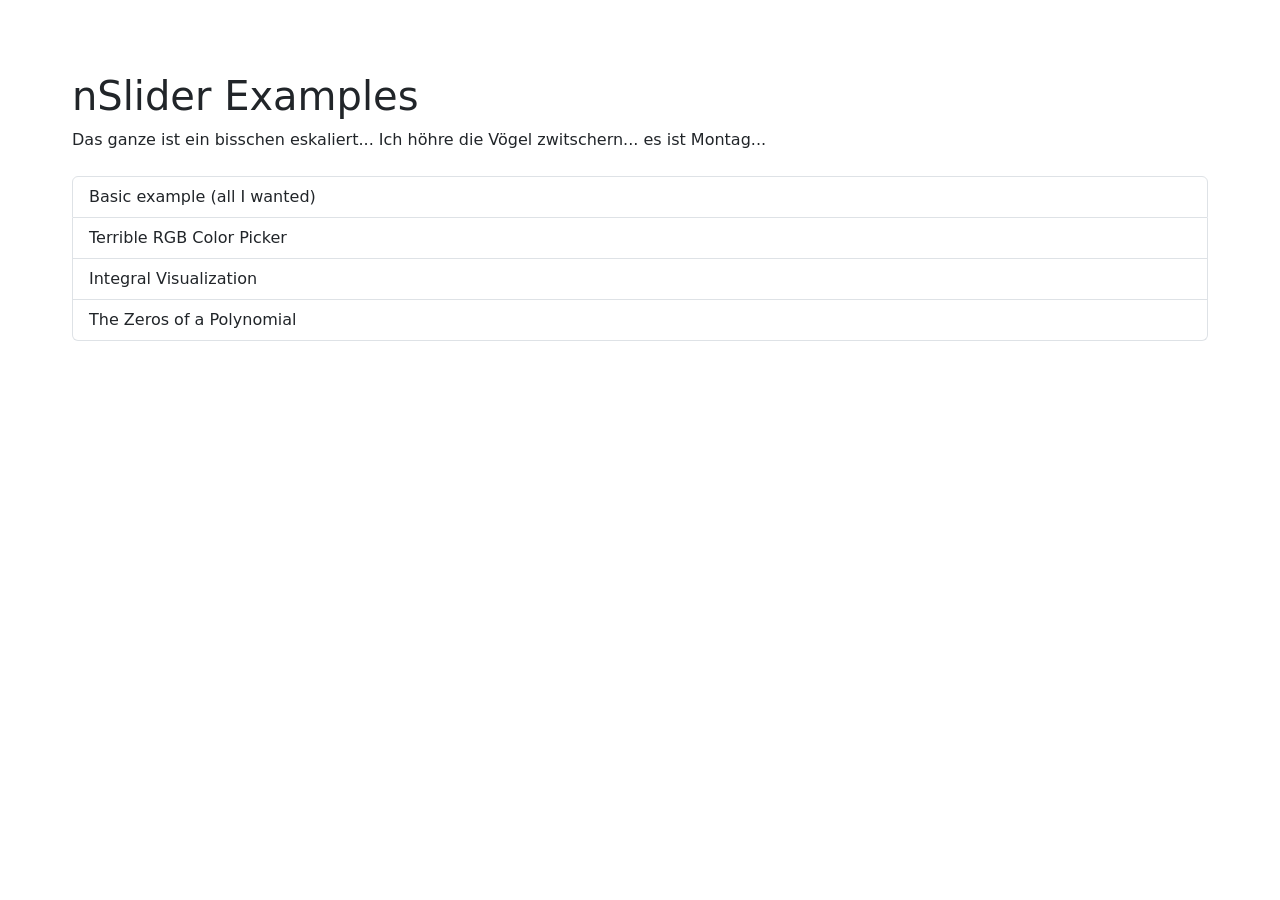
<file: index.html>
<!DOCTYPE html>
<html>
<head>
    <link href="https://cdn.jsdelivr.net/npm/bootstrap@5.3.2/dist/css/bootstrap.min.css" rel="stylesheet">
</head>
<body class="p-5">
<div class="m-4">
    <h1>nSlider Examples</h1>
    <p>
        Das ganze ist ein bisschen eskaliert... Ich höhre die Vögel zwitschern... es ist Montag...
    </p>
</div>
<div class="list-group m-4">
    <a href="examples/2Slider.html" class="list-group-item list-group-item-action">Basic example (all I wanted)</a>
    <a href="examples/rgb.html" class="list-group-item list-group-item-action">Terrible RGB Color Picker</a>
    <a href="examples/integral.html" class="list-group-item list-group-item-action">Integral Visualization</a>
    <a href="examples/nZeros.html" class="list-group-item list-group-item-action">The Zeros of a Polynomial</a>
</div>
</body>
</html>
</file>
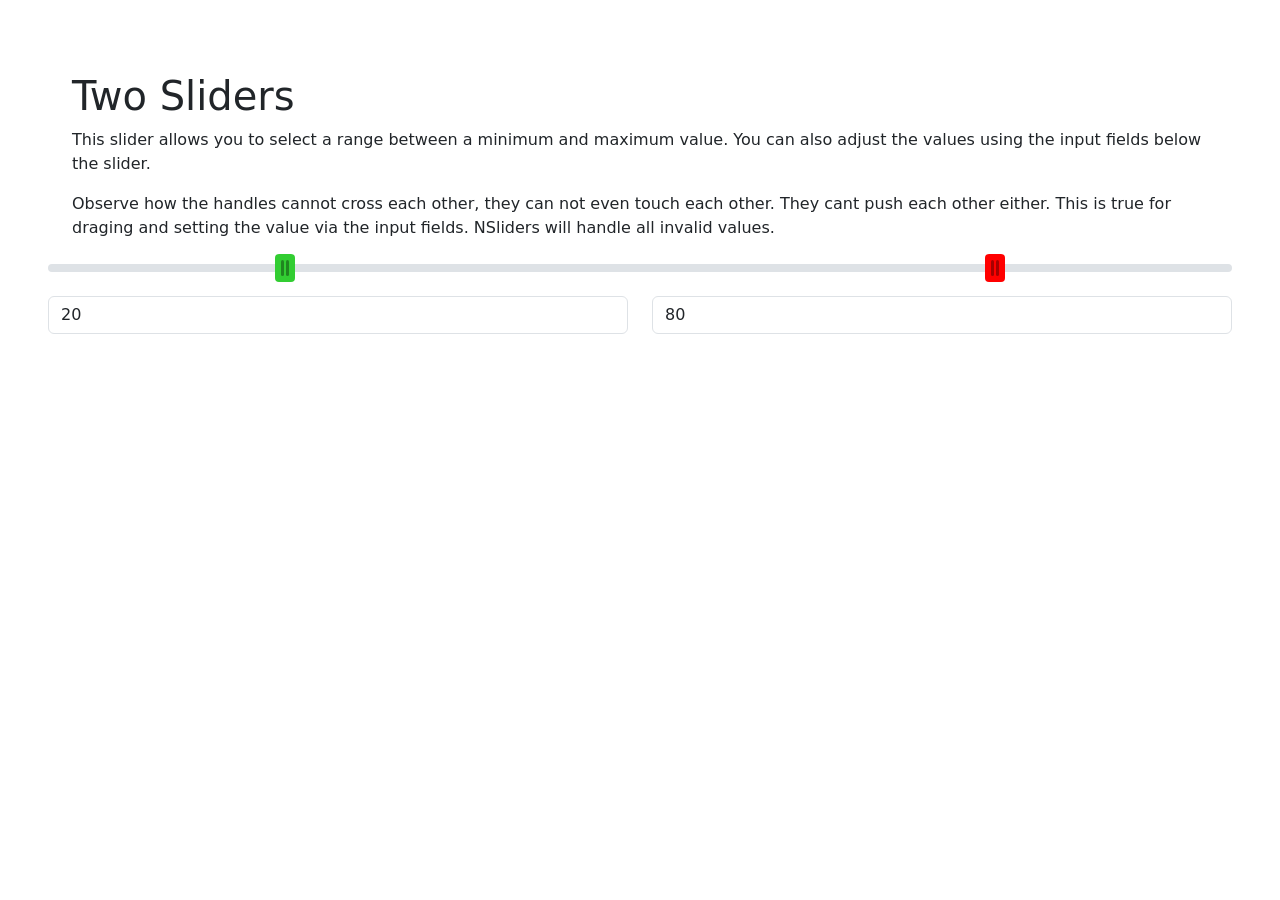
<file: 2Slider.html>
<!DOCTYPE html>
<html>
<head>
    <link href="https://cdn.jsdelivr.net/npm/bootstrap@5.3.2/dist/css/bootstrap.min.css" rel="stylesheet">
    <link rel="stylesheet" href="css/nSlider.css">
    <script src="js/nSlider.js" type="text/javascript"></script>
</head>
<body class="p-5">
<div class="m-4">
    <h1>Two Sliders</h1>
    <p>
        This slider allows you to select a range between a minimum and maximum value.
        You can also adjust the values using the input fields below the slider.
    </p>
    <p>
        Observe how the handles cannot cross each other, they can not even touch each other. 
        They cant push each other either. This is true for draging and setting the value via the input fields.
        NSliders will handle all invalid values.
    </p>
</div>
<div class="n-slider"
     id="rangeSlider"
     handle_crossing="no,fix,gap"
     min="0" max="100"
     stepsize="1">

    <div class="handle handleThickBar" id="minH" value="20" style="--handle-color: limegreen"></div>
    <div class="handle handleThickBar" id="maxH" value="80" style="--handle-color: red"></div>
</div>

<div class="row mt-4">
    <div class="col">
        <input id="minInput" class="form-control">
    </div>
    <div class="col">
        <input id="maxInput" class="form-control">
    </div>
</div>

<script>
const slider = new NSlider(document.getElementById("rangeSlider"), values => {
    document.getElementById("minInput").value = values[0].value;
    document.getElementById("maxInput").value = values[1].value;
});

document.getElementById("minInput").oninput = e => slider.setValue(slider.handles[0].id, parseFloat(e.target.value));


document.getElementById("maxInput").oninput = e => slider.setValue(slider.handles[1].id, parseFloat(e.target.value));
</script>
</body>
</html>
</file>
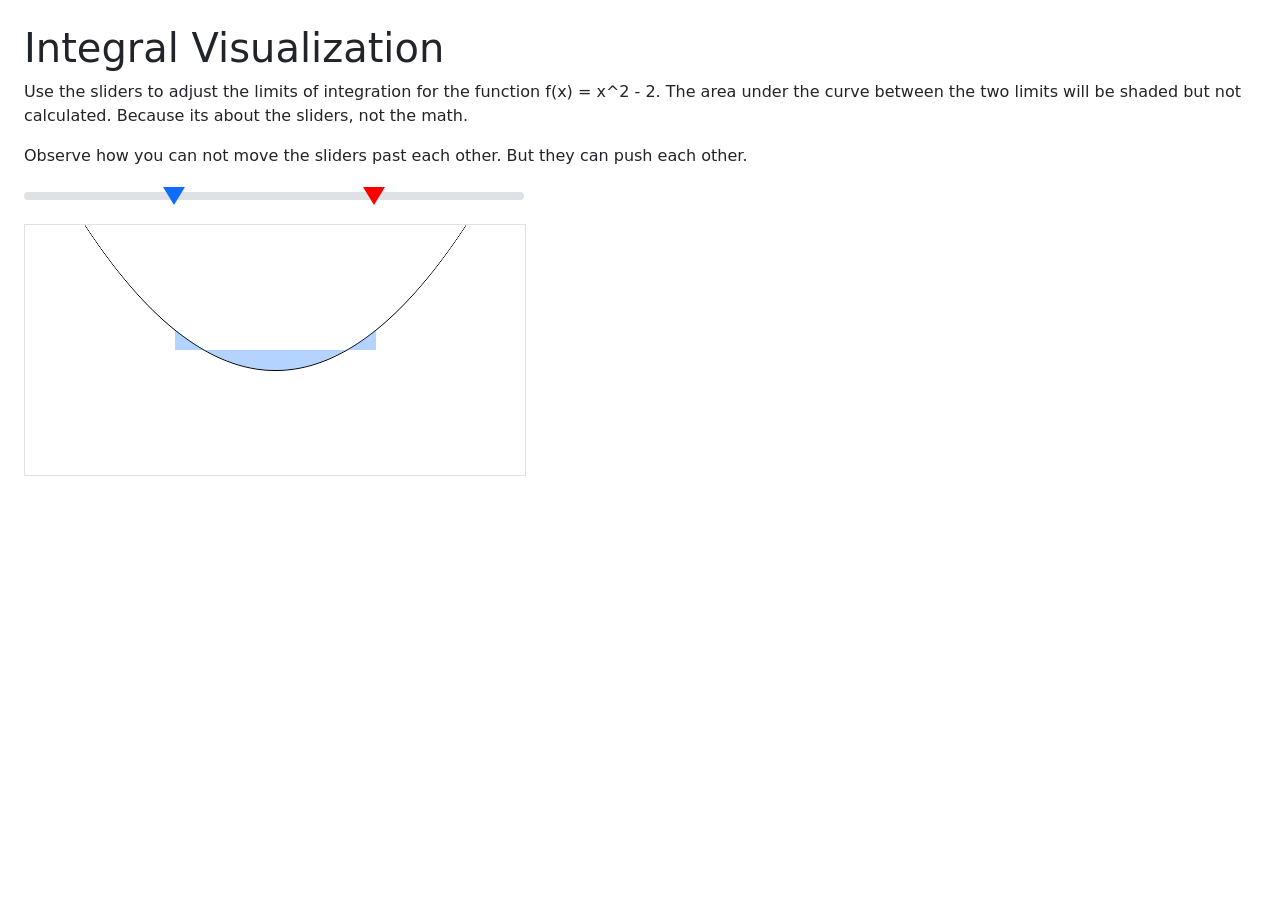
<file: integral.html>
<!DOCTYPE html>
<html>
<head>
    <link href="https://cdn.jsdelivr.net/npm/bootstrap@5.3.2/dist/css/bootstrap.min.css" rel="stylesheet">
    <link rel="stylesheet" href="css/nSlider.css">
    <script src="js/nSlider.js" type="text/javascript"></script>
</head>
<div class="m-4">
    <h1>Integral Visualization</h1>
    <p>
        Use the sliders to adjust the limits of integration for the function f(x) = x^2 - 2. 
        The area under the curve between the two limits will be shaded but not calculated. 
        Because its about the sliders, not the math.
    </p>
    <p>
        Observe how you can not move the sliders past each other. 
        But they can push each other.
    </p>
</div>
<div class="m-4">
    <div class="m-5t" style="width: 500px;">
    <div class="n-slider"
        id="intSlider"
        handle_crossing="no,nogap"
        min="-5" max="5"
        stepsize="0.1">
        <div class="handle handleTriangleDown" value="-2"></div>
        <div class="handle handleTriangleDown" value="2" style="--handle-color:red"></div>
    </div>
    </div>

    <canvas id="graph" width="500" height="250" class="mt-4 border"></canvas>
</div>
<script>

const ctx = document.getElementById("graph").getContext("2d");

function f(x){ return x*x - 2; }

const slider = new NSlider(document.getElementById("intSlider"), values => {
    const [a,b] = values.map(v => v.value);
    ctx.clearRect(0,0,500,250);

    for(let x=0;x<500;x++){
        const realX = (x/500)*10 -5;
        const y = f(realX);
        ctx.fillRect(x,125 - y*10,1,1);

        if(realX>=a && realX<=b){
            ctx.fillStyle="rgba(13,110,253,0.3)";
            ctx.fillRect(x,125 - y*10,1,y*10);
            ctx.fillStyle="black";
        }
    }
});

slider.setTooltipPosition("top");
</script>
</body>
</html>
</file>
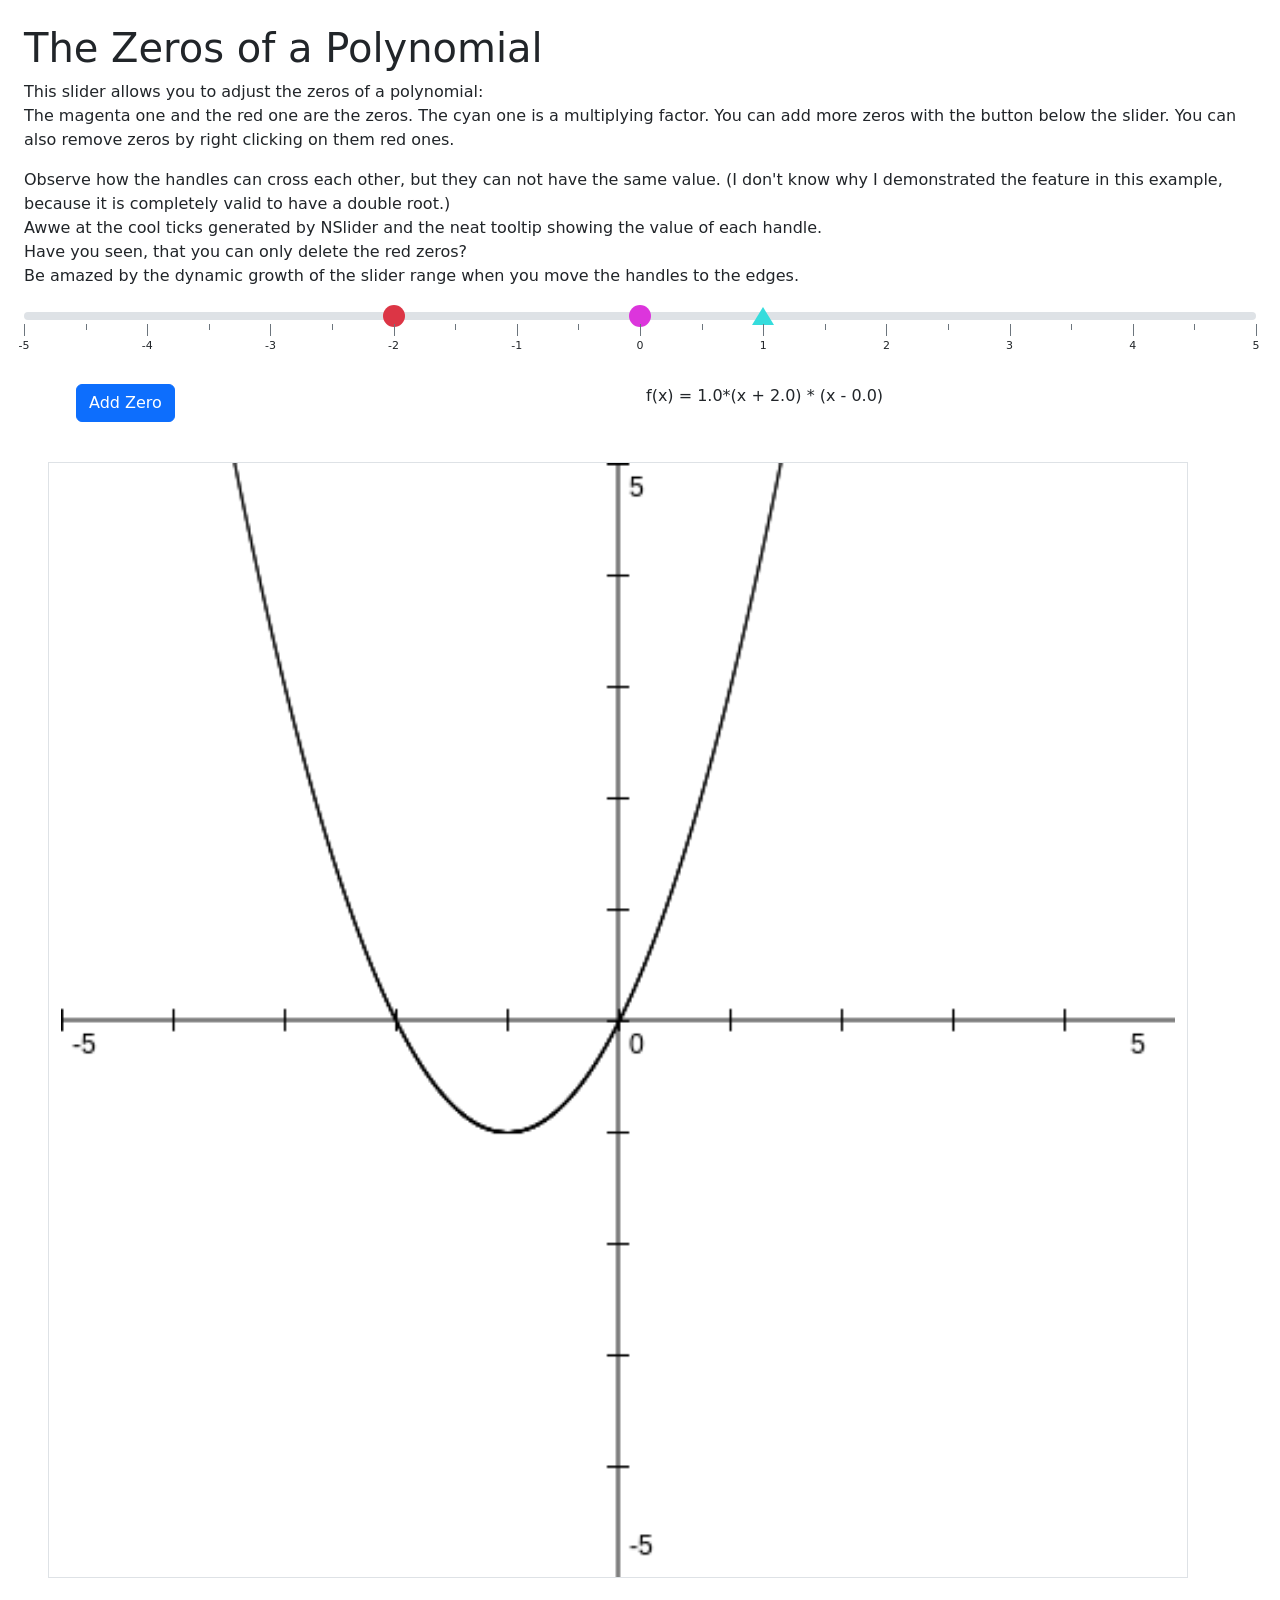
<file: nZeros.html>
<!DOCTYPE html>
<html>
<head>
    <link href="https://cdn.jsdelivr.net/npm/bootstrap@5.3.2/dist/css/bootstrap.min.css" rel="stylesheet">
    <link rel="stylesheet" href="css/nSlider.css">
    <script src="js/nSlider.js" type="text/javascript"></script>
</head>
<div class="m-4">
    <h1>The Zeros of a Polynomial</h1>
    <p>
        This slider allows you to adjust the zeros of a polynomial:<br>
        The magenta one and the red one are the zeros. The cyan one is a multiplying factor.
        You can add more zeros with the button below the slider. You can also remove zeros by right clicking on them red ones.
    </p>
    <p>
        Observe how the handles can cross each other, but they can not have the same value. (I don't know why I demonstrated the feature in this example, because it is completely valid to have a double root.)<br>
        Awwe at the cool ticks generated by NSlider and the neat tooltip showing the value of each handle.<br>
        Have you seen, that you can only delete the red zeros?<br>
        Be amazed by the dynamic growth of the slider range when you move the handles to the edges.
    </p>
</div>

<div class="n-slider m-4"
     id="polySlider"
     handle_crossing="yes,gap"
     min="-5" max="5"
     stepsize="0.1"
     ticks-small="0.5"
     ticks-big="1"
     allow_expand="yes">
    <div class="handle handleTriangleUp" id="multiply" value="1" style="--handle-color:#35dcdc"></div>
    <div class="handle handleCircle" id="handle0" value="0" style="--handle-color:#dc35dc"></div>
    <div class="handle handleCircle" deletable="yes" value="-2" style="--handle-color:#dc3545"></div>
</div>

<div class="container m-5">
    <div class="row">
        <div class="col">
            <button class="btn btn-primary m-3" onclick="slider.addHandle(-2, '#dc3545', 'handleCircle', true)">
            Add Zero
            </button>
        </div>
        <div class="col">
            <div id="polyOutput" class="m-3"></div>
        </div>
    </div>
    <div class="row">
        <canvas id="graph" width="500" height="500" class="mt-4 border"></canvas>
    </div>
</div>
<script>

const ctx = document.getElementById("graph").getContext("2d");

const slider = new NSlider(document.getElementById("polySlider"), values => {
    const zeros = values.filter(v => v.id !== "multiply").map(v => v.value);
    const multiplyHandle = values.find(v => v.id === "multiply");
    const multiplyValue = multiplyHandle.value.toFixed(1);
    const zeroForm = multiplyValue + "*" + zeros
    .map(z => {
        const value = z.toFixed(1);
        return z < 0
            ? `(x + ${Math.abs(z).toFixed(1)})`
            : `(x - ${value})`;
    })
    .join(" * ");

    document.getElementById("polyOutput").innerText = `f(x) = ${zeroForm}`;

    function f(x){ return zeros.reduce((acc, z) => acc * (x - z), multiplyValue); }

    // OK, The following is a cavemen method to draw graphs. 
    // You do not want to do this! 
    // You want to use Chart.js or something like that.

    // Mapping Pixel to Coordinate System and back
    const canvasSizeX = ctx.canvas.width;
    const canvasSizeY = ctx.canvas.height;

    const xMin = -5;
    const xMax = 5;
    const yMin = -5;
    const yMax = 5;

    function pixelToRealX(x){ return xMin + (x/canvasSizeX)*(xMax-xMin); }
    function pixelToRealY(y){ return yMax - (y/canvasSizeY)*(yMax-yMin); }
    function realToPixelX(x){ return ((x-xMin)/(xMax-xMin))*canvasSizeX; }
    function realToPixelY(y){ return ((yMax-y)/(yMax-yMin))*canvasSizeY; }

    ctx.clearRect(0,0,canvasSizeX,canvasSizeY);
    
    // draw function
    const stepWidth = 0.1;
    for(let pixel_x=0;pixel_x<canvasSizeX;pixel_x = pixel_x + stepWidth){
        const realX = pixelToRealX(pixel_x);
        const y = f(realX);
        const pixelY = realToPixelY(y);
        ctx.fillRect(pixel_x, pixelY, 1, 1);
    }

    // draw coordinate system
    ctx.strokeStyle = "black";
    ctx.beginPath();
    ctx.moveTo(0,canvasSizeY/2);
    ctx.lineTo(canvasSizeX,canvasSizeY/2);
    ctx.stroke();
    ctx.beginPath();
    ctx.moveTo(canvasSizeX/2,0);
    ctx.lineTo(canvasSizeX/2,canvasSizeY);
    ctx.stroke();

    // draw ticks
    ctx.fillStyle = "black";
    for(let x=0;x<=canvasSizeX;x+=50){
        ctx.fillRect(x,canvasSizeY/2-5,1,10);
    }
    for(let y=0;y<=canvasSizeY;y+=50){
        ctx.fillRect(canvasSizeX/2-5,y,10,1);
    }
    // draw labels
    ctx.font = "12px Arial";
    ctx.fillText("0", canvasSizeX/2+5, canvasSizeY/2+15);
    ctx.fillText("-5", 5, canvasSizeY/2+15);
    ctx.fillText("5", canvasSizeX-20, canvasSizeY/2+15);
    ctx.fillText("5", canvasSizeX/2+5, 15);
    ctx.fillText("-5", canvasSizeX/2+5, canvasSizeY-10);
});
</script>
</body>
</html>
</file>
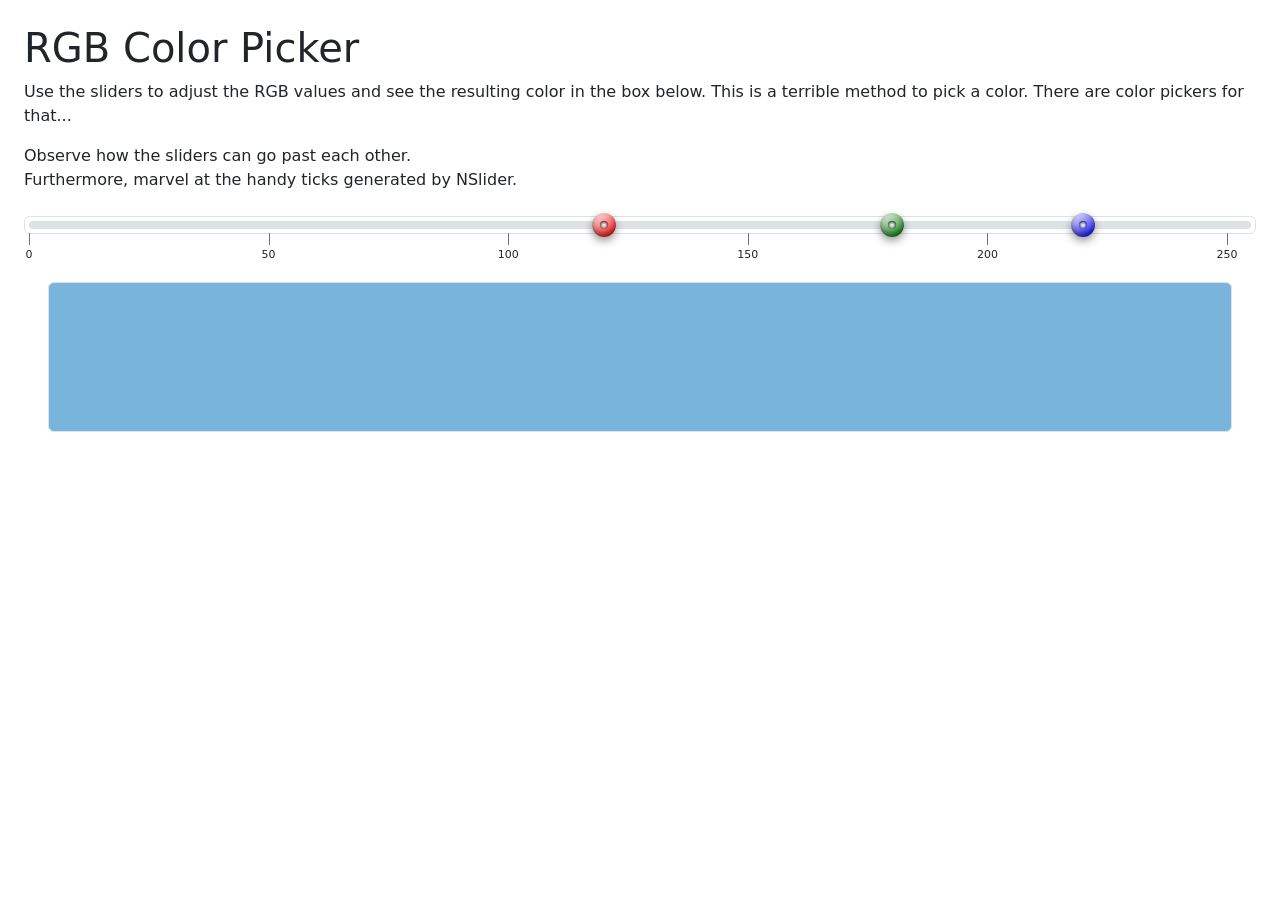
<file: rgb.html>
<!DOCTYPE html>
<html>
<head>
    <link href="https://cdn.jsdelivr.net/npm/bootstrap@5.3.2/dist/css/bootstrap.min.css" rel="stylesheet">
    <link rel="stylesheet" href="css/nSlider.css">
    <script src="js/nSlider.js" type="text/javascript"></script>
</head>
<div class="m-4">
    <h1>RGB Color Picker</h1>
    <p>
        Use the sliders to adjust the RGB values and see the resulting color in the box below. 
        This is a terrible method to pick a color. There are color pickers for that...
    </p>
    <p>
        Observe how the sliders can go past each other.<br>
        Furthermore, marvel at the handy ticks generated by NSlider.
    </p>
</div>
<div class="m-4 img-thumbnail">
    <div class="n-slider"
        id="rgbSlider"
        handle_crossing="yes,nogap"
        min="0" max="255"
        stepsize="1"
        ticks-big="50">

        <div id="redHandle" class="handle handle3DDial" value="120" style="--handle-color:red"></div>
        <div id="greenHandle" class="handle handle3DDial" value="180" style="--handle-color:green"></div>
        <div id="blueHandle" class="handle handle3DDial" value="220" style="--handle-color:blue"></div>
    </div>
</div>

<div id="colorBox" style="height:150px" class="m-5 img-thumbnail"></div>

<script>
const slider = new NSlider(document.getElementById("rgbSlider"), values => {
    const r = values.find(v => v.id === "redHandle").value;
    const g = values.find(v => v.id === "greenHandle").value;
    const b = values.find(v => v.id === "blueHandle").value;
    document.getElementById("colorBox").style.backgroundColor =
        `rgb(${r},${g},${b})`;
});
</script>
</body>
</html>
</file>
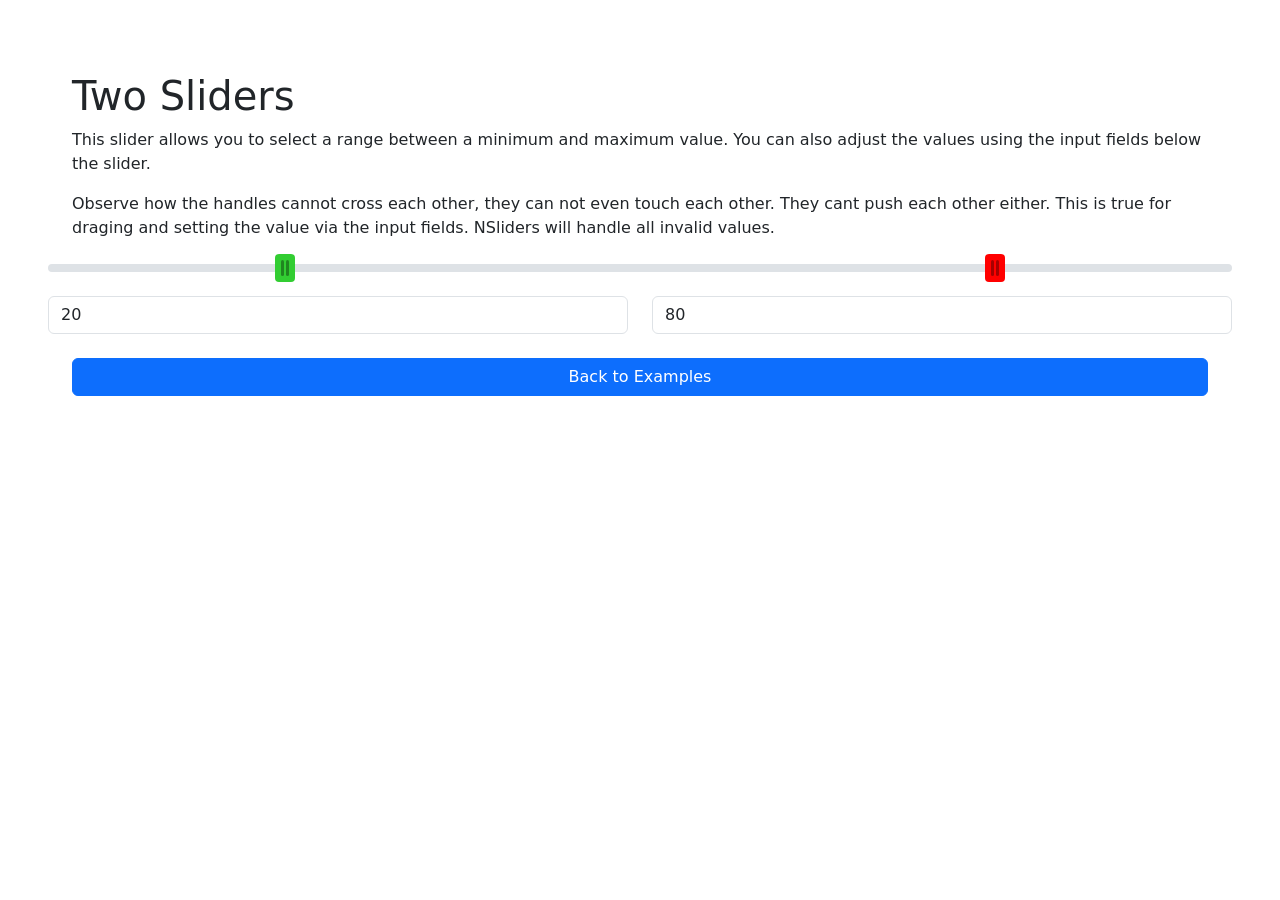
<file: examples/2Slider.html>
<!DOCTYPE html>
<html>
<head>
    <link href="https://cdn.jsdelivr.net/npm/bootstrap@5.3.2/dist/css/bootstrap.min.css" rel="stylesheet">
    <link rel="stylesheet" href="../css/nSlider.css">
    <script src="../js/nSlider.js" type="text/javascript"></script>
</head>
<body class="p-5">
<div class="m-4">
    <h1>Two Sliders</h1>
    <p>
        This slider allows you to select a range between a minimum and maximum value.
        You can also adjust the values using the input fields below the slider.
    </p>
    <p>
        Observe how the handles cannot cross each other, they can not even touch each other. 
        They cant push each other either. This is true for draging and setting the value via the input fields.
        NSliders will handle all invalid values.
    </p>
</div>
<div class="n-slider"
     id="rangeSlider"
     handle_crossing="no,fix,gap"
     min="0" max="100"
     stepsize="1">

    <div class="handle handleThickBar" id="minH" value="20" style="--handle-color: limegreen"></div>
    <div class="handle handleThickBar" id="maxH" value="80" style="--handle-color: red"></div>
</div>

<div class="row mt-4">
    <div class="col">
        <input id="minInput" class="form-control">
    </div>
    <div class="col">
        <input id="maxInput" class="form-control">
    </div>
</div>

<a href="../example.html" class="m-4 d-block btn btn-primary">Back to Examples</a>


<script>
const slider = new NSlider(document.getElementById("rangeSlider"), values => {
    document.getElementById("minInput").value = values[0].value;
    document.getElementById("maxInput").value = values[1].value;
});

document.getElementById("minInput").oninput = e => slider.setValue(slider.handles[0].id, parseFloat(e.target.value));


document.getElementById("maxInput").oninput = e => slider.setValue(slider.handles[1].id, parseFloat(e.target.value));
</script>
</body>
</html>
</file>
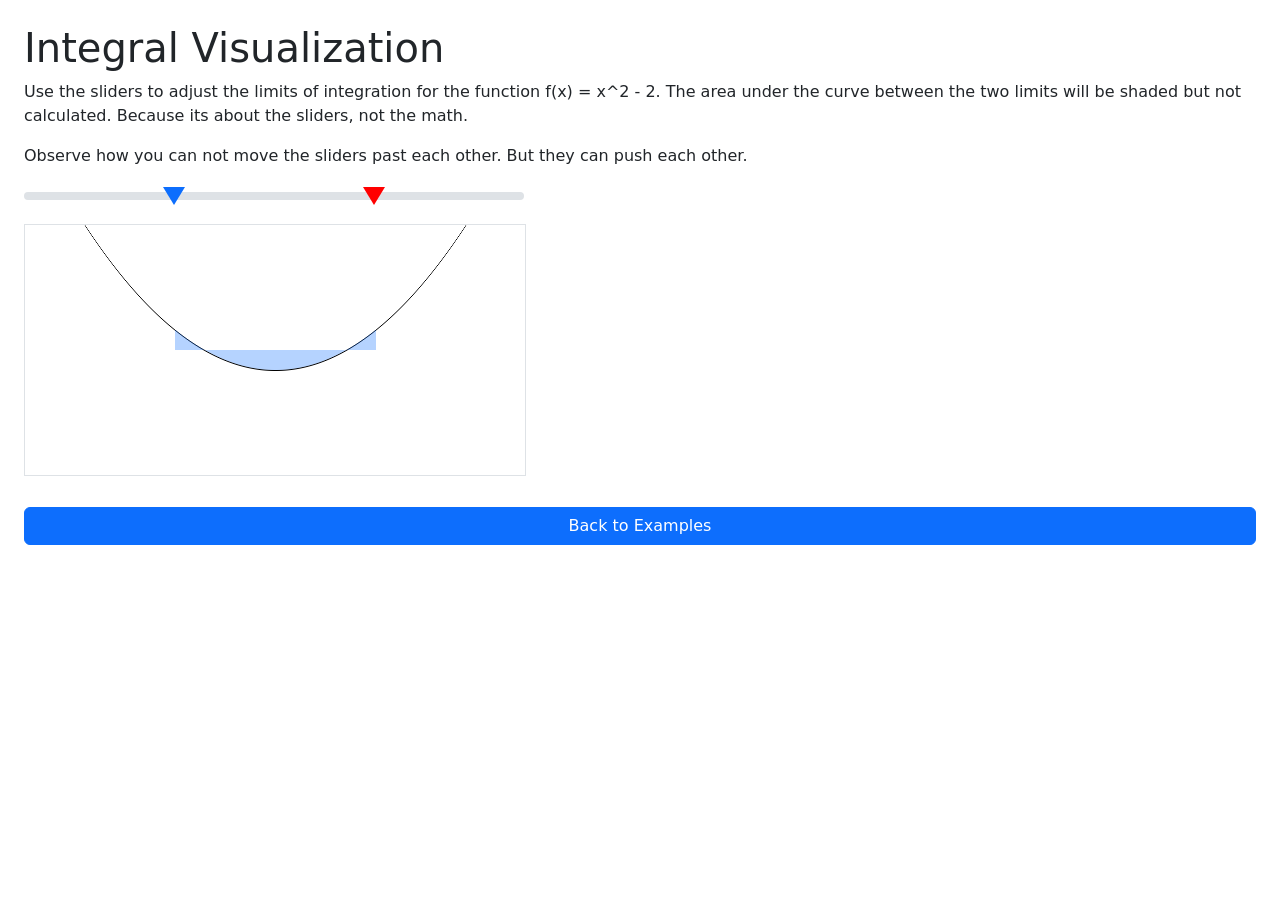
<file: examples/integral.html>
<!DOCTYPE html>
<html>
<head>
    <link href="https://cdn.jsdelivr.net/npm/bootstrap@5.3.2/dist/css/bootstrap.min.css" rel="stylesheet">
    <link rel="stylesheet" href="../css/nSlider.css">
    <script src="../js/nSlider.js" type="text/javascript"></script>
</head>
<div class="m-4">
    <h1>Integral Visualization</h1>
    <p>
        Use the sliders to adjust the limits of integration for the function f(x) = x^2 - 2. 
        The area under the curve between the two limits will be shaded but not calculated. 
        Because its about the sliders, not the math.
    </p>
    <p>
        Observe how you can not move the sliders past each other. 
        But they can push each other.
    </p>
</div>
<div class="m-4">
    <div class="m-5t" style="width: 500px;">
    <div class="n-slider"
        id="intSlider"
        handle_crossing="no,nogap"
        min="-5" max="5"
        stepsize="0.1">
        <div class="handle handleTriangleDown" value="-2"></div>
        <div class="handle handleTriangleDown" value="2" style="--handle-color:red"></div>
    </div>
    </div>

    <canvas id="graph" width="500" height="250" class="mt-4 border"></canvas>
</div>
<a href="../example.html" class="m-4 d-block btn btn-primary">Back to Examples</a>

<script>

const ctx = document.getElementById("graph").getContext("2d");

function f(x){ return x*x - 2; }

const slider = new NSlider(document.getElementById("intSlider"), values => {
    const [a,b] = values.map(v => v.value);
    ctx.clearRect(0,0,500,250);

    for(let x=0;x<500;x++){
        const realX = (x/500)*10 -5;
        const y = f(realX);
        ctx.fillRect(x,125 - y*10,1,1);

        if(realX>=a && realX<=b){
            ctx.fillStyle="rgba(13,110,253,0.3)";
            ctx.fillRect(x,125 - y*10,1,y*10);
            ctx.fillStyle="black";
        }
    }
});

slider.setTooltipPosition("top");
</script>
</body>
</html>
</file>
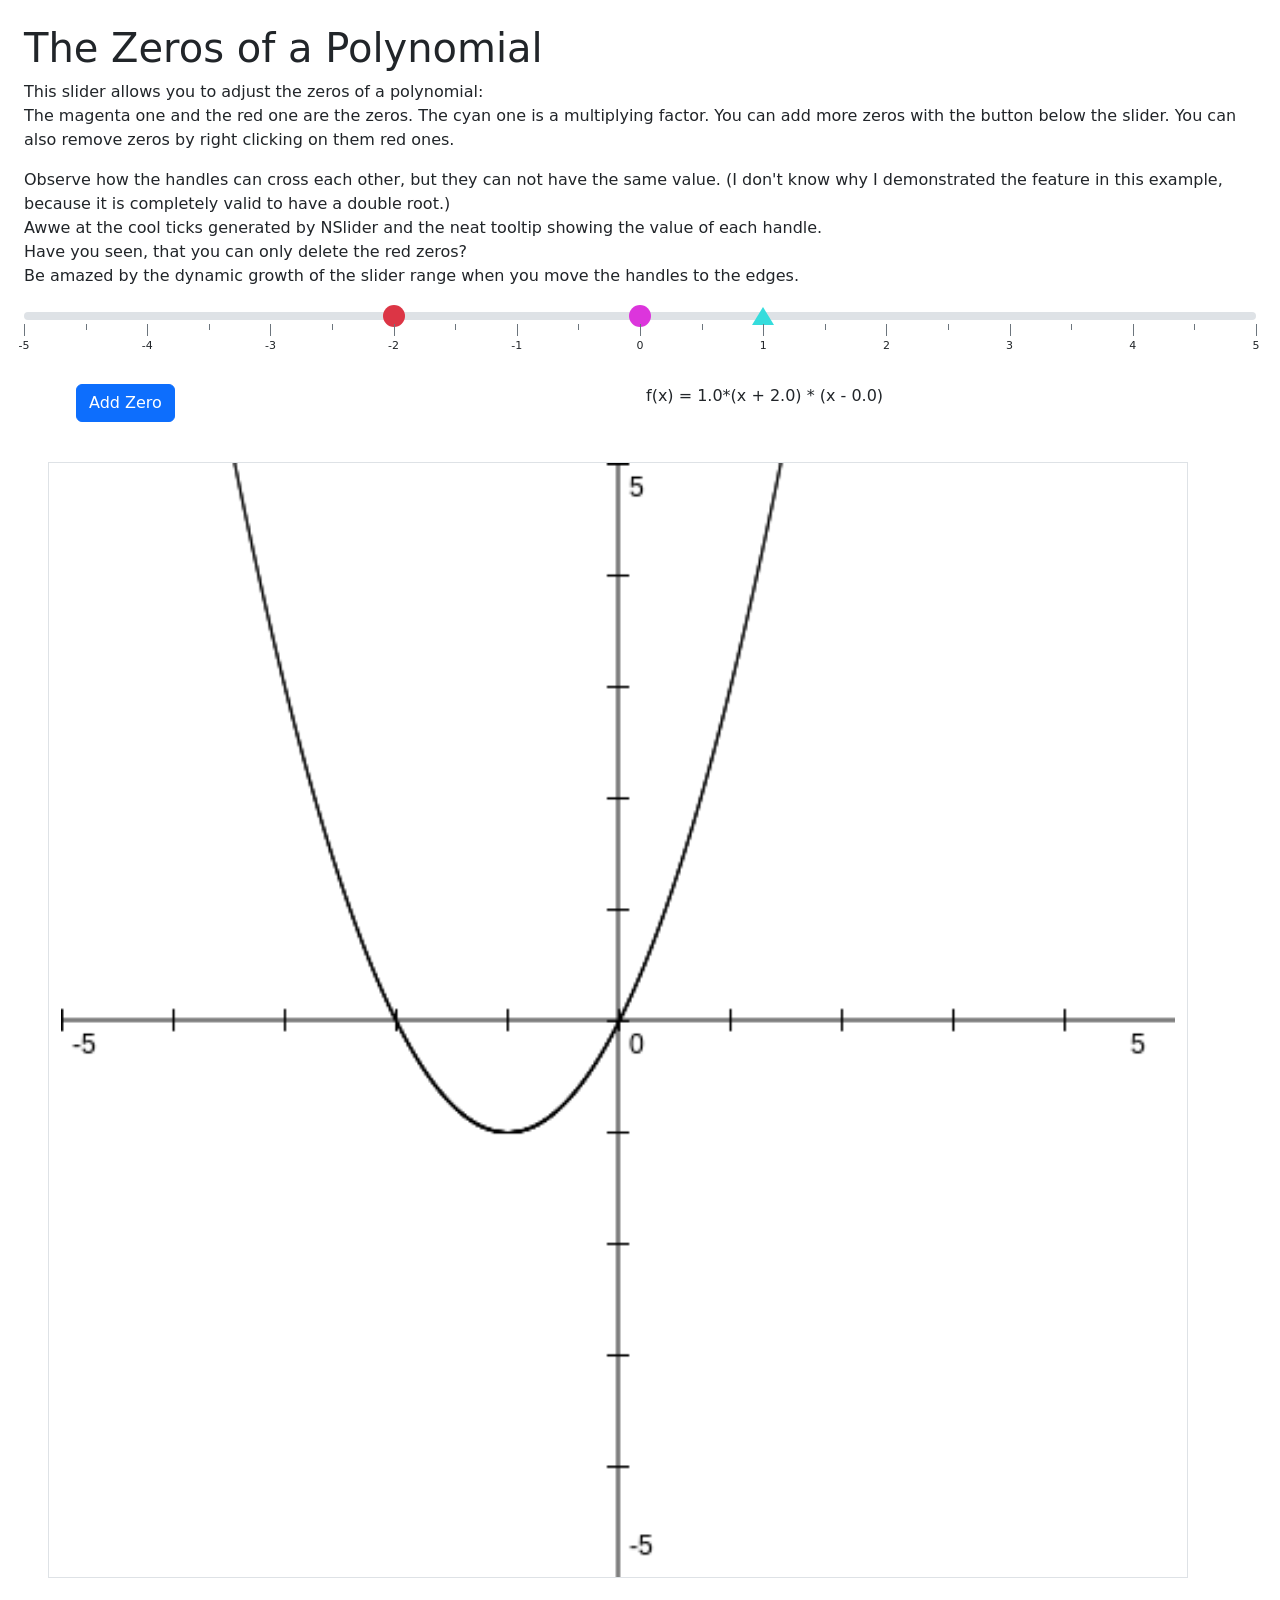
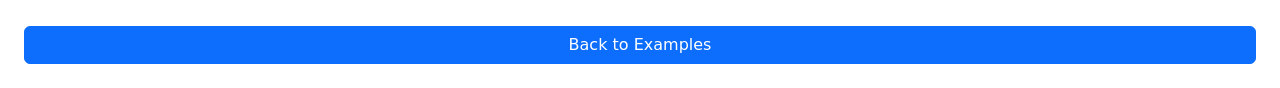
<file: examples/nZeros.html>
<!DOCTYPE html>
<html>
<head>
    <link href="https://cdn.jsdelivr.net/npm/bootstrap@5.3.2/dist/css/bootstrap.min.css" rel="stylesheet">
    <link rel="stylesheet" href="../css/nSlider.css">
    <script src="../js/nSlider.js" type="text/javascript"></script>
</head>
<div class="m-4">
    <h1>The Zeros of a Polynomial</h1>
    <p>
        This slider allows you to adjust the zeros of a polynomial:<br>
        The magenta one and the red one are the zeros. The cyan one is a multiplying factor.
        You can add more zeros with the button below the slider. You can also remove zeros by right clicking on them red ones.
    </p>
    <p>
        Observe how the handles can cross each other, but they can not have the same value. (I don't know why I demonstrated the feature in this example, because it is completely valid to have a double root.)<br>
        Awwe at the cool ticks generated by NSlider and the neat tooltip showing the value of each handle.<br>
        Have you seen, that you can only delete the red zeros?<br>
        Be amazed by the dynamic growth of the slider range when you move the handles to the edges.
    </p>
</div>

<div class="n-slider m-4"
     id="polySlider"
     handle_crossing="yes,gap"
     min="-5" max="5"
     stepsize="0.1"
     ticks-small="0.5"
     ticks-big="1"
     allow_expand="yes">
    <div class="handle handleTriangleUp" id="multiply" value="1" style="--handle-color:#35dcdc"></div>
    <div class="handle handleCircle" id="handle0" value="0" style="--handle-color:#dc35dc"></div>
    <div class="handle handleCircle" deletable="yes" value="-2" style="--handle-color:#dc3545"></div>
</div>

<div class="container m-5">
    <div class="row">
        <div class="col">
            <button class="btn btn-primary m-3" onclick="slider.addHandle(-2, '#dc3545', 'handleCircle', true)">
            Add Zero
            </button>
        </div>
        <div class="col">
            <div id="polyOutput" class="m-3"></div>
        </div>
    </div>
    <div class="row">
        <canvas id="graph" width="500" height="500" class="mt-4 border"></canvas>
    </div>
</div>
<a href="../example.html" class="m-4 d-block btn btn-primary">Back to Examples</a>

<script>

const ctx = document.getElementById("graph").getContext("2d");

const slider = new NSlider(document.getElementById("polySlider"), values => {
    const zeros = values.filter(v => v.id !== "multiply").map(v => v.value);
    const multiplyHandle = values.find(v => v.id === "multiply");
    const multiplyValue = multiplyHandle.value.toFixed(1);
    const zeroForm = multiplyValue + "*" + zeros
    .map(z => {
        const value = z.toFixed(1);
        return z < 0
            ? `(x + ${Math.abs(z).toFixed(1)})`
            : `(x - ${value})`;
    })
    .join(" * ");

    document.getElementById("polyOutput").innerText = `f(x) = ${zeroForm}`;

    function f(x){ return zeros.reduce((acc, z) => acc * (x - z), multiplyValue); }

    // OK, The following is a cavemen method to draw graphs. 
    // You do not want to do this! 
    // You want to use Chart.js or something like that.

    // Mapping Pixel to Coordinate System and back
    const canvasSizeX = ctx.canvas.width;
    const canvasSizeY = ctx.canvas.height;

    const xMin = -5;
    const xMax = 5;
    const yMin = -5;
    const yMax = 5;

    function pixelToRealX(x){ return xMin + (x/canvasSizeX)*(xMax-xMin); }
    function pixelToRealY(y){ return yMax - (y/canvasSizeY)*(yMax-yMin); }
    function realToPixelX(x){ return ((x-xMin)/(xMax-xMin))*canvasSizeX; }
    function realToPixelY(y){ return ((yMax-y)/(yMax-yMin))*canvasSizeY; }

    ctx.clearRect(0,0,canvasSizeX,canvasSizeY);
    
    // draw function
    const stepWidth = 0.1;
    for(let pixel_x=0;pixel_x<canvasSizeX;pixel_x = pixel_x + stepWidth){
        const realX = pixelToRealX(pixel_x);
        const y = f(realX);
        const pixelY = realToPixelY(y);
        ctx.fillRect(pixel_x, pixelY, 1, 1);
    }

    // draw coordinate system
    ctx.strokeStyle = "black";
    ctx.beginPath();
    ctx.moveTo(0,canvasSizeY/2);
    ctx.lineTo(canvasSizeX,canvasSizeY/2);
    ctx.stroke();
    ctx.beginPath();
    ctx.moveTo(canvasSizeX/2,0);
    ctx.lineTo(canvasSizeX/2,canvasSizeY);
    ctx.stroke();

    // draw ticks
    ctx.fillStyle = "black";
    for(let x=0;x<=canvasSizeX;x+=50){
        ctx.fillRect(x,canvasSizeY/2-5,1,10);
    }
    for(let y=0;y<=canvasSizeY;y+=50){
        ctx.fillRect(canvasSizeX/2-5,y,10,1);
    }
    // draw labels
    ctx.font = "12px Arial";
    ctx.fillText("0", canvasSizeX/2+5, canvasSizeY/2+15);
    ctx.fillText("-5", 5, canvasSizeY/2+15);
    ctx.fillText("5", canvasSizeX-20, canvasSizeY/2+15);
    ctx.fillText("5", canvasSizeX/2+5, 15);
    ctx.fillText("-5", canvasSizeX/2+5, canvasSizeY-10);
});
</script>
</body>
</html>
</file>
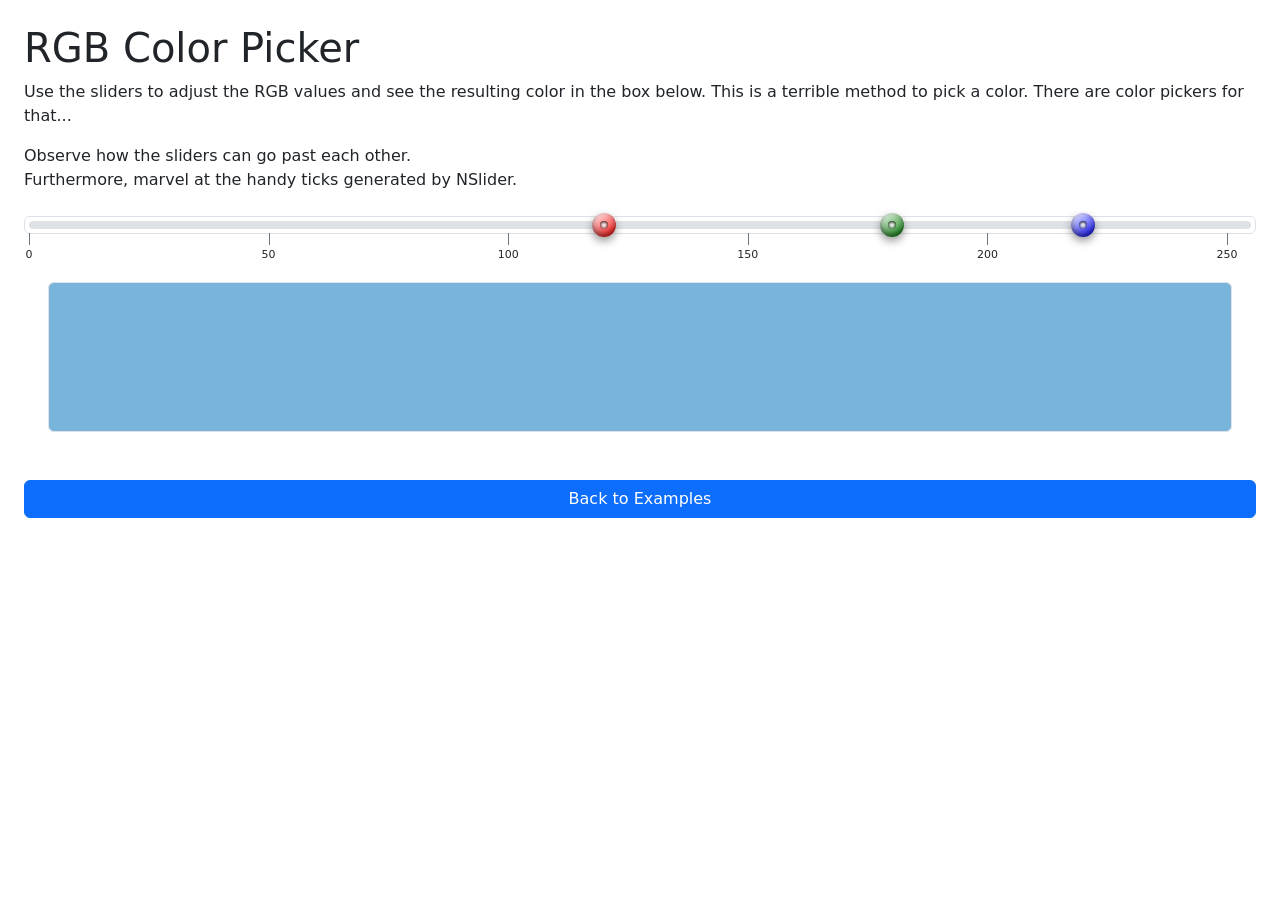
<file: examples/rgb.html>
<!DOCTYPE html>
<html>
<head>
    <link href="https://cdn.jsdelivr.net/npm/bootstrap@5.3.2/dist/css/bootstrap.min.css" rel="stylesheet">
    <link rel="stylesheet" href="../css/nSlider.css">
    <script src="../js/nSlider.js" type="text/javascript"></script>
</head>
<div class="m-4">
    <h1>RGB Color Picker</h1>
    <p>
        Use the sliders to adjust the RGB values and see the resulting color in the box below. 
        This is a terrible method to pick a color. There are color pickers for that...
    </p>
    <p>
        Observe how the sliders can go past each other.<br>
        Furthermore, marvel at the handy ticks generated by NSlider.
    </p>
</div>
<div class="m-4 img-thumbnail">
    <div class="n-slider"
        id="rgbSlider"
        handle_crossing="yes,nogap"
        min="0" max="255"
        stepsize="1"
        ticks-big="50">

        <div id="redHandle" class="handle handle3DDial" value="120" style="--handle-color:red"></div>
        <div id="greenHandle" class="handle handle3DDial" value="180" style="--handle-color:green"></div>
        <div id="blueHandle" class="handle handle3DDial" value="220" style="--handle-color:blue"></div>
    </div>
</div>

<div id="colorBox" style="height:150px" class="m-5 img-thumbnail"></div>

<a href="../example.html" class="m-4 d-block btn btn-primary">Back to Examples</a>

<script>
const slider = new NSlider(document.getElementById("rgbSlider"), values => {
    const r = values.find(v => v.id === "redHandle").value;
    const g = values.find(v => v.id === "greenHandle").value;
    const b = values.find(v => v.id === "blueHandle").value;
    document.getElementById("colorBox").style.backgroundColor =
        `rgb(${r},${g},${b})`;
});
</script>
</body>
</html>
</file>
<file: css/nSlider.css>
/* File: nSlider.css
 * Author: Jakob Wandel (https://github.com/Jakobimatrix)
 * Last Modified: March 2th, 2026
 * @version 1.0
 *
 * Copyright (C) 2026 Jakob Wandel
 *
 * This program is free software; you can redistribute it and/or
 * modify it under the terms of the GNU General Public License V3 as
 * published by the Free Software Foundation;
 *
 * This program is distributed in the hope that it will be useful,
 * but WITHOUT ANY WARRANTY; without even the implied warranty of
 * MERCHANT ABILITY or FITNESS FOR A PARTICULAR PURPOSE.  See the
 * GNU General Public License for more details at:
 * http://www.gnu.org/copyleft/gpl.html
 */

.n-slider {
    position: relative;
    height: 8px;
    background: #dee2e6;
    border-radius: 4px;
    user-select: none;
}

.n-slider .handle {
    position: absolute;
    top: 50%;
    transform: translate(-50%, -50%);
    cursor: pointer;
}

.n-slider .handle3DBall {
    width: 22px;
    height: 22px;
    border-radius: 50%;
    background: radial-gradient(circle at 30% 30%, #ffffff 0%, var(--handle-color, #0d6efd) 60%);
    box-shadow:
        inset 0 -3px 6px rgba(0,0,0,0.4),
        0 4px 6px rgba(0,0,0,0.3);
}

.n-slider .handle3DDial {
    width: 24px;
    height: 24px;
    border-radius: 50%;
    background: linear-gradient(145deg, #ffffff, var(--handle-color, #0d6efd));
    box-shadow:
        0 4px 8px rgba(0,0,0,0.4),
        inset 0 -3px 6px rgba(0,0,0,0.5);
}

.n-slider .handle3DDial::after {
    content: "";
    position: absolute;
    top: 50%;
    left: 50%;
    width: 8px;
    height: 8px;
    border-radius: 50%;
    transform: translate(-50%, -50%);
    background: radial-gradient(circle, #ffffff 0%, #00000055 80%);
    box-shadow: inset 0 1px 2px rgba(0,0,0,0.6);
}

.n-slider .handleCircle{
    width: 22px;
    height: 22px;
    border-radius: 50%;
    background: var(--handle-color, #0d6efd);
}

.n-slider .handleTriangleUp{
    width: 0;
    height: 0;
    border-left: 11px solid transparent;
    border-right: 11px solid transparent;
    border-bottom: 18px solid var(--handle-color, #0d6efd);
}

.n-slider .handleTriangleDown{
    width: 0;
    height: 0;
    border-left: 11px solid transparent;
    border-right: 11px solid transparent;
    border-top: 18px solid var(--handle-color, #0d6efd);
}

.n-slider .handleThinBar{
    width: 10px;
    height: 28px;
    background: var(--handle-color, #0d6efd);
    border-radius: 2px;
}

.n-slider .handleThickBar{
    position: absolute;
    top: 50%;
    transform: translate(-50%, -50%);

    width: 20px;
    height: 28px;
    border-radius: 4px;

    background: var(--handle-color, #0d6efd);
    cursor: pointer;
}

.n-slider .handleThickBar::before,
.n-slider .handleThickBar::after{
    content: "";
    position: absolute;
    top: 6px;
    bottom: 6px;
    width: 3px;
    border-radius: 2px;
    background: rgba(0,0,0,0.35);
}

.n-slider .handleThickBar::before{
    left: 6px;
}

.n-slider .handleThickBar::after{
    right: 6px;
}

.n-slider .handle:hover {
    filter: brightness(1.15);
}


.n-slider .tooltip {
    position: absolute;
    top: 25px;
    transform: translate(-50%, -50%);
    font-size: 12px;
    background: #282c31;
    color: white;
    padding: 2px 6px;
    border-radius: 4px;
    box-shadow: 1px 3px 6px rgba(0, 0, 0, 0.3);
    pointer-events: none;
    white-space: nowrap;
    opacity: 1;
}

.n-slider .ticks {
    position: absolute;
    top: 12px;
    width: 100%;
}

.n-slider .tick {
    position: absolute;
    width: 1px;
    background: #6c757d;
}

.n-slider .tick.small {
    height: 6px;
}

.n-slider .tick.big {
    height: 12px;
}

.n-slider .tick-label {
    position: absolute;
    top: 14px;
    transform: translateX(-50%);
    font-size: 11px;
}
</file>
